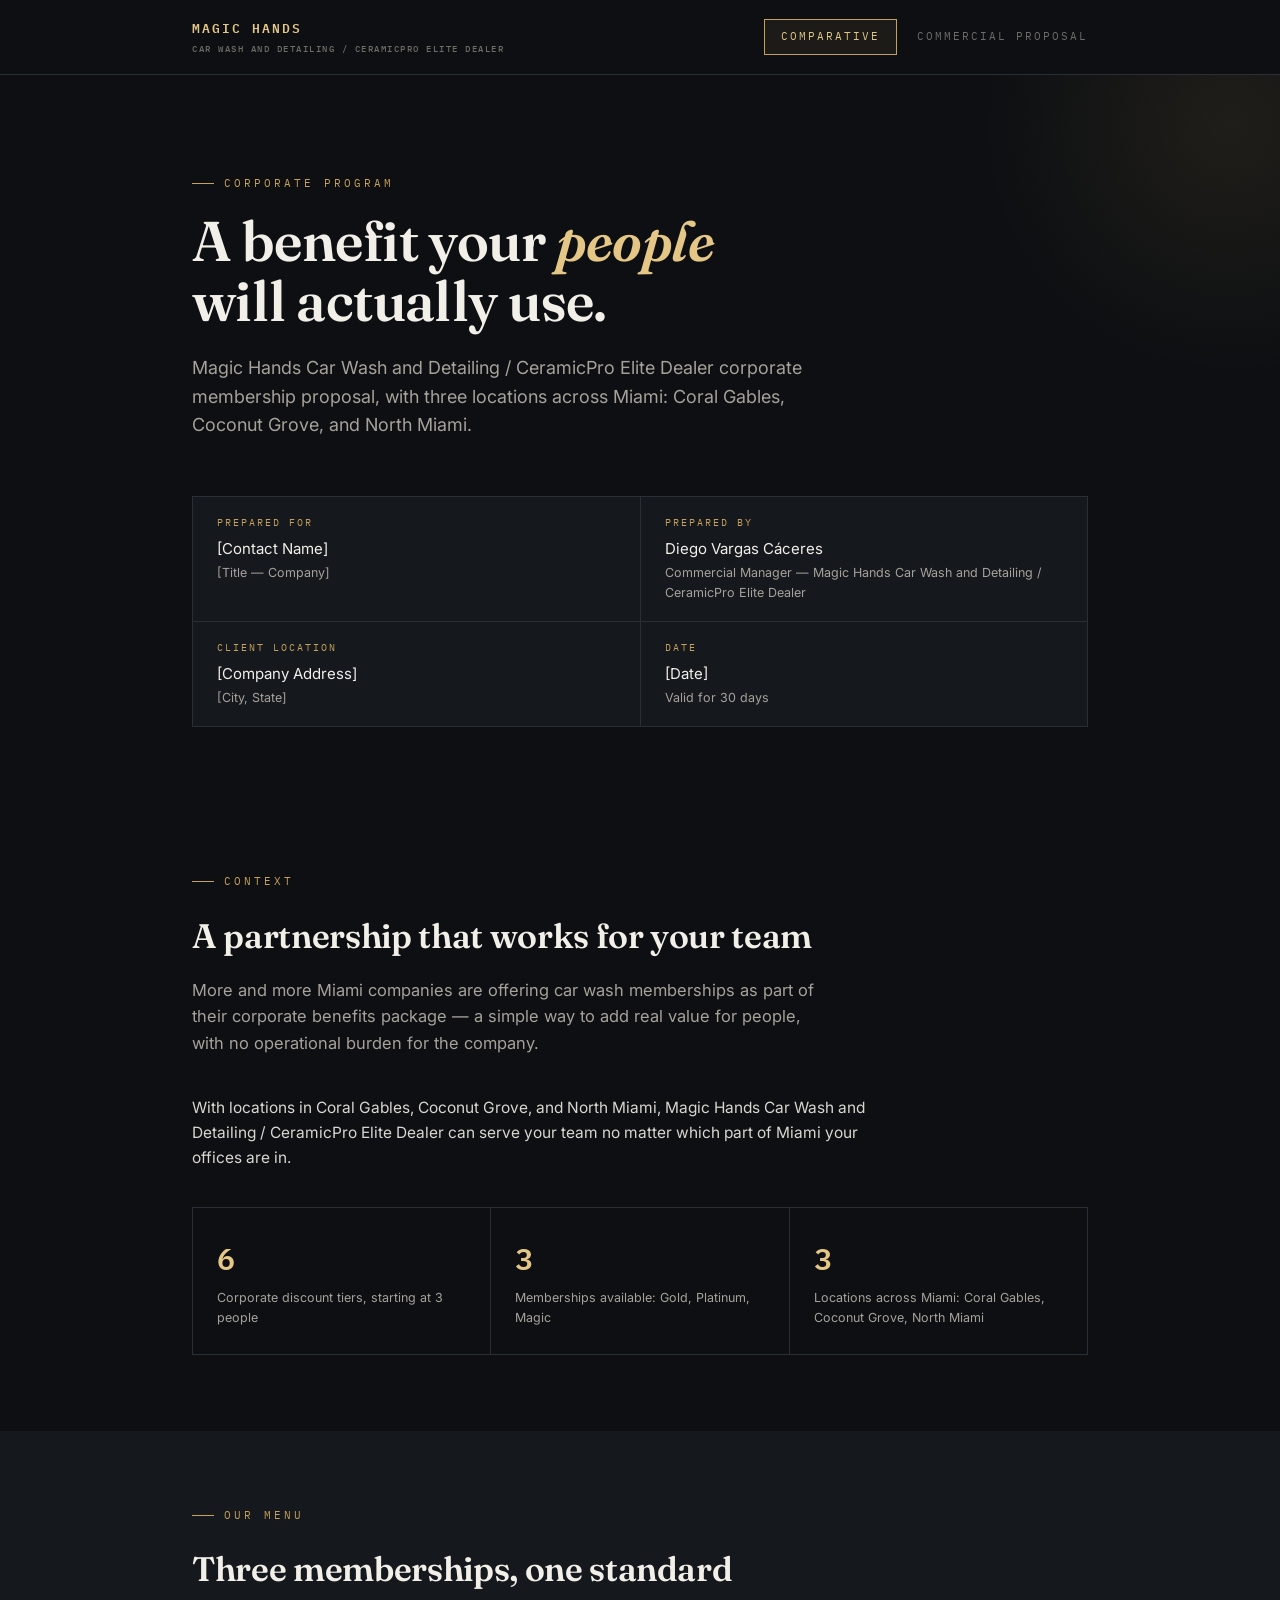
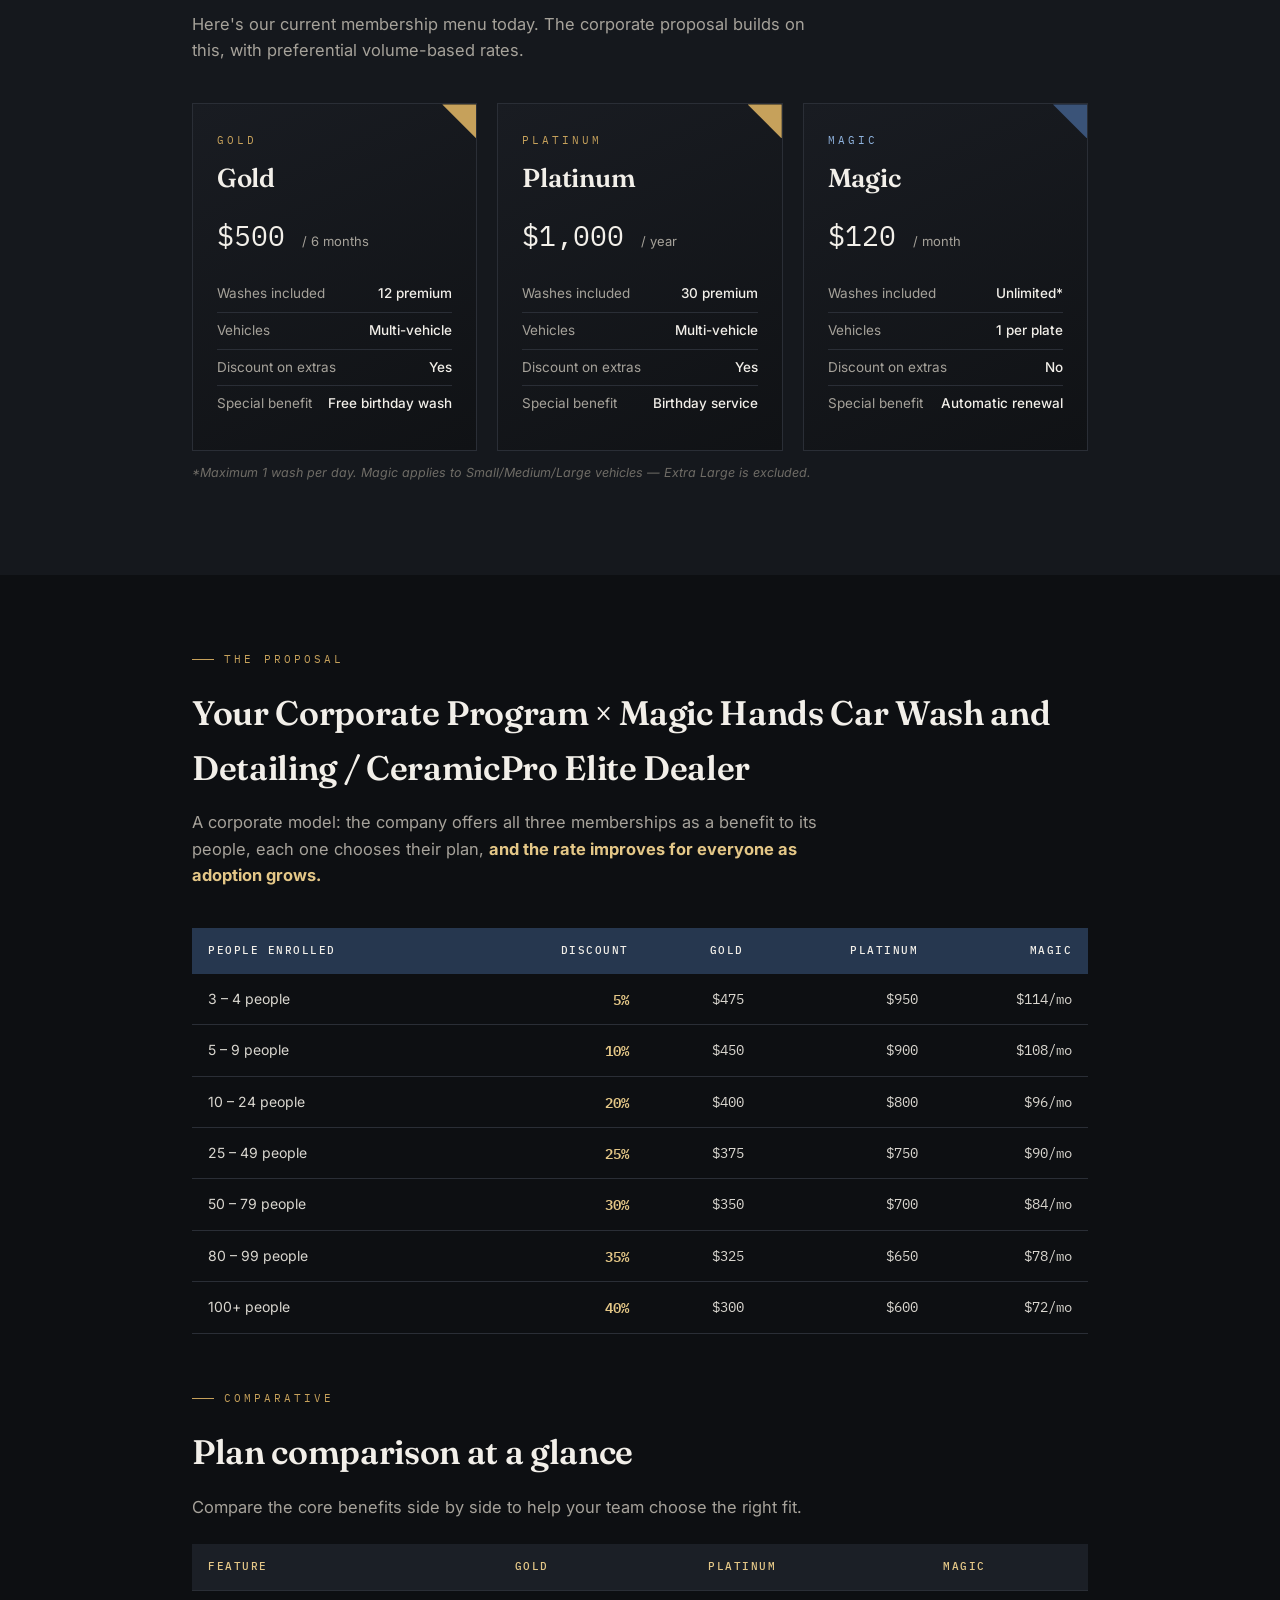
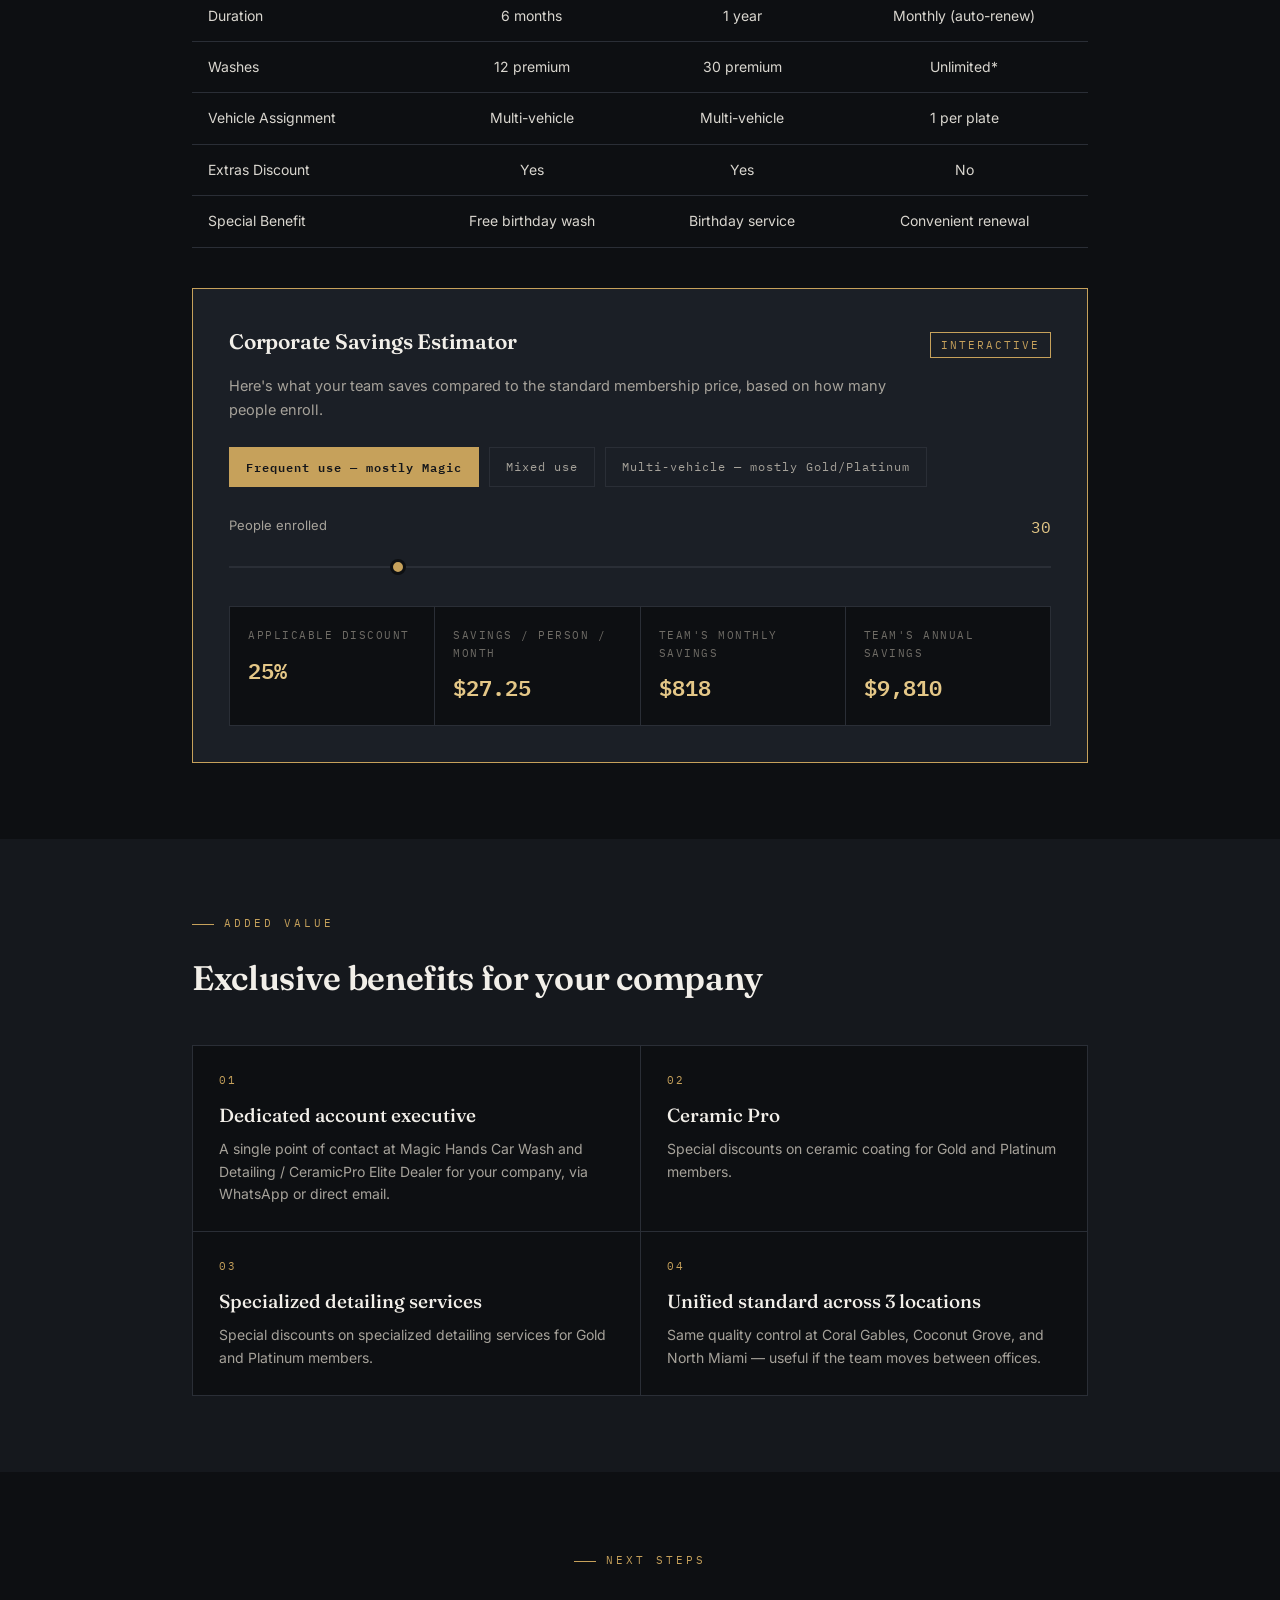
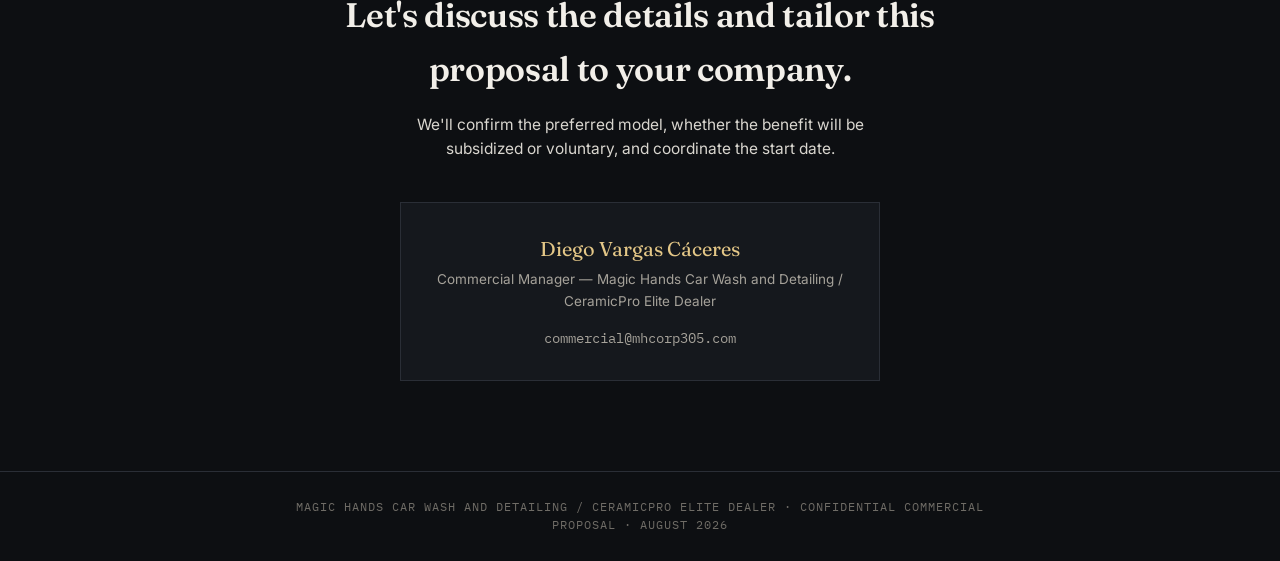
<file: index.html>
<!DOCTYPE html>
<html lang="en">
<head>
<meta charset="UTF-8">
<meta name="viewport" content="width=device-width, initial-scale=1.0">
<title>Magic Hands — Corporate Proposal</title>
<link rel="preconnect" href="https://fonts.googleapis.com">
<link rel="preconnect" href="https://fonts.gstatic.com" crossorigin>
<link href="https://fonts.googleapis.com/css2?family=Fraunces:opsz,wght@9..144,400;9..144,500;9..144,600;9..144,700&family=Inter:wght@400;500;600;700&family=IBM+Plex+Mono:wght@400;500;600&display=swap" rel="stylesheet">
<style>
  :root{
    --bg:#0D0F12;
    --panel:#15181D;
    --panel-2:#1B1F26;
    --line:#2A2E36;
    --gold:#C6A15B;
    --gold-bright:#E4C787;
    --navy:#26374F;
    --navy-bright:#3A5378;
    --text:#F2EFE9;
    --text-dim:#A6A29A;
    --text-faint:#6F6C66;
    --serif:'Fraunces', Georgia, serif;
    --sans:'Inter', -apple-system, sans-serif;
    --mono:'IBM Plex Mono', monospace;
  }
  *{box-sizing:border-box; margin:0; padding:0;}
  html{scroll-behavior:smooth;}
  body{
    background:var(--bg);
    color:var(--text);
    font-family:var(--sans);
    line-height:1.6;
    -webkit-font-smoothing:antialiased;
  }
  .wrap{max-width:960px; margin:0 auto; padding:0 32px;}
  ::selection{background:var(--gold); color:#0D0F12;}

  a{color:var(--gold-bright);}

  /* Eyebrow / labels */
  .eyebrow{
    font-family:var(--mono);
    font-size:11px;
    letter-spacing:3px;
    text-transform:uppercase;
    color:var(--gold);
    display:flex;
    align-items:center;
    gap:10px;
    margin-bottom:18px;
  }
  .eyebrow::before{
    content:'';
    width:22px; height:1px;
    background:var(--gold);
    display:inline-block;
  }

  h1,h2,h3{font-family:var(--serif); font-weight:600; letter-spacing:-0.01em;}

  /* ---------- HEADER STRIP ---------- */
  .topstrip{
    border-bottom:1px solid var(--line);
    padding:18px 0;
  }
  .topstrip .wrap{display:flex; justify-content:space-between; align-items:center;}
  .brand{font-family:var(--mono); font-size:13px; letter-spacing:2px; color:var(--text-dim);}
  .brand b{color:var(--gold-bright); font-weight:600;}
  .brand-tag{display:block; font-size:9px; letter-spacing:1.5px; color:var(--text-faint); font-weight:500; margin-top:2px;}
  
  .top-right{display:flex; align-items:center; gap:20px;}
  
  /* Botón de Comparative con estilo */
  .btn-comparative{
    font-family:var(--mono);
    font-size:11px;
    letter-spacing:2px;
    text-transform:uppercase;
    color:var(--gold-bright);
    background:rgba(198,161,91,0.08);
    border:1px solid var(--gold);
    padding:8px 16px;
    text-decoration:none;
    transition:all .2s ease;
  }
  .btn-comparative:hover{
    background:var(--gold);
    color:#0D0F12;
  }

  .confidential{font-family:var(--mono); font-size:11px; letter-spacing:2px; color:var(--text-faint); text-transform:uppercase;}

  /* ---------- HERO ---------- */
  .hero{padding:100px 0 70px; position:relative; overflow:hidden;}
  .hero::before{
    content:'';
    position:absolute; top:-200px; right:-200px;
    width:500px; height:500px;
    background:radial-gradient(circle, rgba(198,161,91,0.10) 0%, transparent 70%);
    pointer-events:none;
  }
  .hero h1{
    font-size:56px;
    line-height:1.08;
    max-width:820px;
    color:var(--text);
    opacity:0; transform:translateY(16px);
    animation:riseIn 0.8s ease forwards 0.15s;
  }
  .hero h1 em{font-style:italic; color:var(--gold-bright);}
  .hero .sub{
    margin-top:22px; font-size:18px; color:var(--text-dim); max-width:620px;
    opacity:0; transform:translateY(16px);
    animation:riseIn 0.8s ease forwards 0.35s;
  }

  @keyframes riseIn{ to{opacity:1; transform:translateY(0);} }

  /* Term sheet header block */
  .termblock{
    margin-top:56px;
    border:1px solid var(--line);
    background:var(--panel);
    opacity:0; transform:translateY(16px);
    animation:riseIn 0.8s ease forwards 0.55s;
  }
  .termrow{
    display:grid;
    grid-template-columns:1fr 1fr;
  }
  .termrow + .termrow{border-top:1px solid var(--line);}
  .termcell{padding:18px 24px; border-left:1px solid var(--line);}
  .termcell:first-child{border-left:none;}
  .termcell .k{font-family:var(--mono); font-size:10px; letter-spacing:2px; text-transform:uppercase; color:var(--gold); margin-bottom:6px;}
  .termcell .v{font-size:15px; color:var(--text);}
  .termcell .v .sm{display:block; font-size:12.5px; color:var(--text-dim); margin-top:2px;}

  /* ---------- SECTIONS ---------- */
  section{padding:76px 0;}
  section.alt{background:var(--panel);}
  .section-head{margin-bottom:40px;}
  .section-head h2{font-size:34px; color:var(--text);}
  .section-head p.lede{margin-top:14px; font-size:16.5px; color:var(--text-dim); max-width:640px;}

  p{color:#D9D6CF; font-size:15.5px; max-width:700px; margin-bottom:16px;}
  ul.plain{list-style:none; margin:20px 0;}
  ul.plain li{
    position:relative; padding-left:26px; margin-bottom:14px;
    color:#D9D6CF; font-size:15.5px; max-width:700px;
  }
  ul.plain li::before{
    content:'—';
    position:absolute; left:0; color:var(--gold);
  }

  /* ---------- CONTEXT NUMBERS ---------- */
  .stat-row{display:grid; grid-template-columns:repeat(3,1fr); gap:1px; background:var(--line); margin-top:36px; border:1px solid var(--line);}
  .stat{background:var(--bg); padding:26px 24px;}
  .stat .num{font-family:var(--mono); font-size:30px; color:var(--gold-bright); font-weight:600;}
  .stat .lbl{font-size:12.5px; color:var(--text-dim); margin-top:6px;}

  /* ---------- MEMBERSHIP CARDS ---------- */
  .cards{display:grid; grid-template-columns:repeat(3,1fr); gap:20px; margin-top:36px;}
  .mcard{
    background:linear-gradient(155deg, #191C22, #101215);
    border:1px solid var(--line);
    padding:28px 24px;
    position:relative;
    transition:transform .25s ease, border-color .25s ease;
  }
  .mcard:hover{transform:translateY(-4px); border-color:var(--gold);}
  .mcard .corner{
    position:absolute; top:0; right:0; width:34px; height:34px;
    background:var(--gold);
    clip-path:polygon(100% 0, 0 0, 100% 100%);
  }
  .mcard.magic .corner{background:var(--navy-bright);}
  .mcard .tier{font-family:var(--mono); font-size:11px; letter-spacing:3px; color:var(--gold); text-transform:uppercase;}
  .mcard.magic .tier{color:#8FB3DE;}
  .mcard h3{font-size:26px; margin-top:8px; color:var(--text);}
  .mcard .price{font-family:var(--mono); font-size:28px; color:var(--text); margin-top:14px;}
  .mcard .price span{font-size:13px; color:var(--text-dim); font-family:var(--sans);}
  .mcard .feats{margin-top:18px; list-style:none;}
  .mcard .feats li{
    font-size:13.5px; color:var(--text-dim); padding:7px 0;
    border-top:1px solid var(--line);
    display:flex; justify-content:space-between; gap:12px;
  }
  .mcard .feats li:first-child{border-top:none;}
  .mcard .feats li b{color:var(--text); font-weight:500; text-align:right;}

  /* ---------- RATE TABLE ---------- */
  .ratetable{width:100%; border-collapse:collapse; margin-top:8px; font-size:14px;}
  .ratetable th{
    font-family:var(--mono); font-size:11px; letter-spacing:1.5px; text-transform:uppercase;
    background:var(--navy); color:var(--text); text-align:left; padding:14px 16px; font-weight:500;
  }
  .ratetable th.num, .ratetable td.num{text-align:right; font-family:var(--mono);}
  .ratetable td{padding:14px 16px; border-bottom:1px solid var(--line); color:#D9D6CF;}
  .ratetable tr:last-child td{border-bottom:1px solid var(--line);}
  .ratetable tbody tr:hover{background:rgba(198,161,91,0.06);}
  .ratetable .pct{color:var(--gold-bright); font-weight:600;}
  .footnote{font-size:12.5px; color:var(--text-faint); margin-top:12px; font-style:italic;}

  /* ---------- COMPARATIVE TABLE ---------- */
  .comparative-table{width:100%; border-collapse:collapse; margin-top:24px; font-size:14px;}
  .comparative-table th{
    font-family:var(--mono); font-size:11px; letter-spacing:1.5px; text-transform:uppercase;
    background:var(--panel-2); color:var(--gold-bright); text-align:left; padding:14px 16px; font-weight:500; border-bottom:1px solid var(--line);
  }
  .comparative-table td{padding:14px 16px; border-bottom:1px solid var(--line); color:#D9D6CF;}
  .comparative-table tr:hover{background:rgba(198,161,91,0.04);}
  .comparative-table td:not(:first-child), .comparative-table th:not(:first-child){text-align:center;}

  /* ---------- CALCULATOR ---------- */
  .calc{
    margin-top:40px;
    border:1px solid var(--gold);
    background:var(--panel-2);
    padding:36px;
  }
  .calc-head{display:flex; justify-content:space-between; align-items:baseline; flex-wrap:wrap; gap:10px; margin-bottom:26px;}
  .calc-head h3{font-size:21px; color:var(--text);}
  .calc-head .tag{font-family:var(--mono); font-size:10.5px; letter-spacing:2px; color:var(--gold); text-transform:uppercase; border:1px solid var(--gold); padding:4px 10px;}

  .mix-toggle{display:flex; gap:10px; margin-bottom:28px; flex-wrap:wrap;}
  .mix-btn{
    font-family:var(--mono); font-size:12px; letter-spacing:1px;
    background:transparent; border:1px solid var(--line); color:var(--text-dim);
    padding:9px 16px; cursor:pointer; transition:all .2s ease;
  }
  .mix-btn:hover{border-color:var(--gold);}
  .mix-btn.active{background:var(--gold); border-color:var(--gold); color:#14161A; font-weight:600;}

  .slider-row{margin-bottom:8px;}
  .slider-row label{display:flex; justify-content:space-between; font-size:13px; color:var(--text-dim); margin-bottom:10px;}
  .slider-row label .val{font-family:var(--mono); color:var(--gold-bright); font-size:16px;}
  input[type=range]{
    -webkit-appearance:none; width:100%; height:2px; background:var(--line); outline:none;
  }
  input[type=range]::-webkit-slider-thumb{
    -webkit-appearance:none; width:16px; height:16px; border-radius:50%;
    background:var(--gold); cursor:pointer; border:3px solid #0D0F12;
  }
  input[type=range]::-moz-range-thumb{
    width:16px; height:16px; border-radius:50%; background:var(--gold); cursor:pointer; border:3px solid #0D0F12;
  }

  .calc-results{
    display:grid; grid-template-columns:repeat(4,1fr); gap:1px;
    background:var(--line); margin-top:30px; border:1px solid var(--line);
  }
  .calc-results .r{background:var(--bg); padding:20px 18px;}
  .calc-results .r .k{font-size:11px; letter-spacing:1.5px; text-transform:uppercase; color:var(--text-faint); font-family:var(--mono);}
  .calc-results .r .v{font-family:var(--mono); font-size:22px; color:var(--gold-bright); margin-top:8px; font-weight:600;}
  .calc-results .r .v small{font-size:12px; color:var(--text-dim); font-family:var(--sans); font-weight:400;}

  /* ---------- BENEFITS GRID ---------- */
  .bgrid{display:grid; grid-template-columns:1fr 1fr; gap:1px; background:var(--line); margin-top:36px; border:1px solid var(--line);}
  .bitem{background:var(--bg); padding:26px 26px;}
  .bitem .n{font-family:var(--mono); font-size:11px; color:var(--gold); letter-spacing:2px;}
  .bitem h4{font-family:var(--serif); font-size:19px; margin-top:10px; color:var(--text); font-weight:500;}
  .bitem p{font-size:14px; margin-top:8px; margin-bottom:0; color:var(--text-dim);}

  /* ---------- CTA / FOOTER ---------- */
  .cta{
    padding:80px 0 90px;
    text-align:center;
  }
  .cta h2{font-size:34px; max-width:600px; margin:0 auto; color:var(--text);}
  .cta p.lede{margin:16px auto 0; max-width:520px; text-align:center;}
  .cta-box{
    margin:40px auto 0; max-width:480px;
    border:1px solid var(--line); background:var(--panel);
    padding:30px;
  }
  .cta-box .name{font-family:var(--serif); font-size:20px; color:var(--gold-bright);}
  .cta-box .role{font-size:13.5px; color:var(--text-dim); margin-top:4px;}
  .cta-box .contact{margin-top:16px; font-family:var(--mono); font-size:13.5px; color:var(--text-dim);}

  footer{border-top:1px solid var(--line); padding:26px 0; text-align:center;}
  footer p{font-size:11.5px; color:var(--text-faint); margin:0 auto; text-align:center; font-family:var(--mono); letter-spacing:1px;}

  .reveal{opacity:1; transform:translateY(0);}
  .reveal.pre{opacity:0; transform:translateY(20px); transition:opacity .7s ease, transform .7s ease;}
  .reveal.pre.in{opacity:1; transform:translateY(0);}

  @media (max-width:760px){
    .wrap{padding:0 20px;}
    .hero h1{font-size:36px;}
    .termrow{grid-template-columns:1fr;}
    .termcell{border-left:none; border-top:1px solid var(--line);}
    .termcell:first-child{border-top:none;}
    .cards{grid-template-columns:1fr;}
    .stat-row{grid-template-columns:1fr;}
    .bgrid{grid-template-columns:1fr;}
    .calc-results{grid-template-columns:1fr 1fr;}
    .ratetable{font-size:12.5px;}
    .ratetable th, .ratetable td{padding:10px 8px;}
  }
</style>
</head>
<body>

<div class="topstrip">
  <div class="wrap">
    <div class="brand"><b>MAGIC HANDS</b><span class="brand-tag">CAR WASH AND DETAILING / CERAMICPRO ELITE DEALER</span></div>
    
    <!-- Botón con estilo al lado de Commercial Proposal -->
    <div class="top-right">
      <a href="comparativo.html" class="btn-comparative">Comparative</a>
      <div class="confidential">Commercial Proposal</div>
    </div>
  </div>
</div>

<header class="hero">
  <div class="wrap">
    <div class="eyebrow">Corporate Program</div>
    <h1>A benefit your <em>people</em><br>will actually use.</h1>
    <p class="sub">Magic Hands Car Wash and Detailing / CeramicPro Elite Dealer corporate membership proposal, with three locations across Miami: Coral Gables, Coconut Grove, and North Miami.</p>

    <div class="termblock">
      <div class="termrow">
        <div class="termcell">
          <div class="k">Prepared for</div>
          <div class="v">[Contact Name]<span class="sm">[Title — Company]</span></div>
        </div>
        <div class="termcell">
          <div class="k">Prepared by</div>
          <div class="v">Diego Vargas Cáceres<span class="sm">Commercial Manager — Magic Hands Car Wash and Detailing / CeramicPro Elite Dealer</span></div>
        </div>
      </div>
      <div class="termrow">
        <div class="termcell">
          <div class="k">Client location</div>
          <div class="v">[Company Address]<span class="sm">[City, State]</span></div>
        </div>
        <div class="termcell">
          <div class="k">Date</div>
          <div class="v">[Date]<span class="sm">Valid for 30 days</span></div>
        </div>
      </div>
    </div>
  </div>
</header>

<section class="reveal">
  <div class="wrap">
    <div class="section-head">
      <div class="eyebrow">Context</div>
      <h2>A partnership that works for your team</h2>
      <p class="lede">More and more Miami companies are offering car wash memberships as part of their corporate benefits package — a simple way to add real value for people, with no operational burden for the company.</p>
    </div>
    <p>With locations in Coral Gables, Coconut Grove, and North Miami, Magic Hands Car Wash and Detailing / CeramicPro Elite Dealer can serve your team no matter which part of Miami your offices are in.</p>
    <div class="stat-row">
      <div class="stat"><div class="num">6</div><div class="lbl">Corporate discount tiers, starting at 3 people</div></div>
      <div class="stat"><div class="num">3</div><div class="lbl">Memberships available: Gold, Platinum, Magic</div></div>
      <div class="stat"><div class="num">3</div><div class="lbl">Locations across Miami: Coral Gables, Coconut Grove, North Miami</div></div>
    </div>
  </div>
</section>

<section class="alt reveal">
  <div class="wrap">
    <div class="section-head">
      <div class="eyebrow">Our menu</div>
      <h2>Three memberships, one standard</h2>
      <p class="lede">Here's our current membership menu today. The corporate proposal builds on this, with preferential volume-based rates.</p>
    </div>
    <div class="cards">
      <div class="mcard"><div class="corner"></div>
        <div class="tier">Gold</div>
        <h3>Gold</h3>
        <div class="price">$500 <span>/ 6 months</span></div>
        <ul class="feats">
          <li>Washes included <b>12 premium</b></li>
          <li>Vehicles <b>Multi-vehicle</b></li>
          <li>Discount on extras <b>Yes</b></li>
          <li>Special benefit <b>Free birthday wash</b></li>
        </ul>
      </div>
      <div class="mcard"><div class="corner"></div>
        <div class="tier">Platinum</div>
        <h3>Platinum</h3>
        <div class="price">$1,000 <span>/ year</span></div>
        <ul class="feats">
          <li>Washes included <b>30 premium</b></li>
          <li>Vehicles <b>Multi-vehicle</b></li>
          <li>Discount on extras <b>Yes</b></li>
          <li>Special benefit <b>Birthday service</b></li>
        </ul>
      </div>
      <div class="mcard magic"><div class="corner"></div>
        <div class="tier">Magic</div>
        <h3>Magic</h3>
        <div class="price">$120 <span>/ month</span></div>
        <ul class="feats">
          <li>Washes included <b>Unlimited*</b></li>
          <li>Vehicles <b>1 per plate</b></li>
          <li>Discount on extras <b>No</b></li>
          <li>Special benefit <b>Automatic renewal</b></li>
        </ul>
      </div>
    </div>
    <p class="footnote">*Maximum 1 wash per day. Magic applies to Small/Medium/Large vehicles — Extra Large is excluded.</p>
  </div>
</section>

<section class="reveal">
  <div class="wrap">
    <div class="section-head">
      <div class="eyebrow">The proposal</div>
      <h2>Your Corporate Program × Magic Hands Car Wash and Detailing / CeramicPro Elite Dealer</h2>
      <p class="lede">A corporate model: the company offers all three memberships as a benefit to its people, each one chooses their plan, <strong style="color:var(--gold-bright);">and the rate improves for everyone as adoption grows.</strong></p>
    </div>

    <table class="ratetable">
      <thead>
        <tr>
          <th>People enrolled</th>
          <th class="num">Discount</th>
          <th class="num">Gold</th>
          <th class="num">Platinum</th>
          <th class="num">Magic</th>
        </tr>
      </thead>
      <tbody>
        <tr><td>3 – 4 people</td><td class="num pct">5%</td><td class="num">$475</td><td class="num">$950</td><td class="num">$114/mo</td></tr>
        <tr><td>5 – 9 people</td><td class="num pct">10%</td><td class="num">$450</td><td class="num">$900</td><td class="num">$108/mo</td></tr>
        <tr><td>10 – 24 people</td><td class="num pct">20%</td><td class="num">$400</td><td class="num">$800</td><td class="num">$96/mo</td></tr>
        <tr><td>25 – 49 people</td><td class="num pct">25%</td><td class="num">$375</td><td class="num">$750</td><td class="num">$90/mo</td></tr>
        <tr><td>50 – 79 people</td><td class="num pct">30%</td><td class="num">$350</td><td class="num">$700</td><td class="num">$84/mo</td></tr>
        <tr><td>80 – 99 people</td><td class="num pct">35%</td><td class="num">$325</td><td class="num">$650</td><td class="num">$78/mo</td></tr>
        <tr><td>100+ people</td><td class="num pct">40%</td><td class="num">$300</td><td class="num">$600</td><td class="num">$72/mo</td></tr>
      </tbody>
    </table>

    <!-- COMPARATIVE SECTION -->
    <div id="comparative" style="margin-top:56px;">
      <div class="section-head" style="margin-bottom:24px;">
        <div class="eyebrow">Comparative</div>
        <h2>Plan comparison at a glance</h2>
        <p class="lede">Compare the core benefits side by side to help your team choose the right fit.</p>
      </div>
      <table class="comparative-table">
        <thead>
          <tr>
            <th>Feature</th>
            <th>Gold</th>
            <th>Platinum</th>
            <th>Magic</th>
          </tr>
        </thead>
        <tbody>
          <tr>
            <td>Duration</td>
            <td>6 months</td>
            <td>1 year</td>
            <td>Monthly (auto-renew)</td>
          </tr>
          <tr>
            <td>Washes</td>
            <td>12 premium</td>
            <td>30 premium</td>
            <td>Unlimited*</td>
          </tr>
          <tr>
            <td>Vehicle Assignment</td>
            <td>Multi-vehicle</td>
            <td>Multi-vehicle</td>
            <td>1 per plate</td>
          </tr>
          <tr>
            <td>Extras Discount</td>
            <td>Yes</td>
            <td>Yes</td>
            <td>No</td>
          </tr>
          <tr>
            <td>Special Benefit</td>
            <td>Free birthday wash</td>
            <td>Birthday service</td>
            <td>Convenient renewal</td>
          </tr>
        </tbody>
      </table>
    </div>

    <!-- CALCULATOR SECTION -->
    <div id="calculator" class="calc">
      <div class="calc-head">
        <h3>Corporate Savings Estimator</h3>
        <div class="tag">Interactive</div>
      </div>
      <p style="font-size:14.5px; color:var(--text-dim); margin-top:-10px; margin-bottom:26px;">Here's what your team saves compared to the standard membership price, based on how many people enroll.</p>

      <div class="mix-toggle">
        <button class="mix-btn active" data-mix="frecuente" data-mg="0.70" data-m="0.20" data-p="0.10">Frequent use — mostly Magic</button>
        <button class="mix-btn" data-mix="mixto" data-mg="0.50" data-m="0.30" data-p="0.20">Mixed use</button>
        <button class="mix-btn" data-mix="multivehiculo" data-mg="0.20" data-m="0.40" data-p="0.40">Multi-vehicle — mostly Gold/Platinum</button>
      </div>

      <div class="slider-row">
        <label>People enrolled <span class="val" id="empVal">30</span></label>
        <input type="range" id="empSlider" min="0" max="150" value="30" step="1">
      </div>

      <div class="calc-results">
        <div class="r"><div class="k">Applicable discount</div><div class="v" id="svDiscount">—</div></div>
        <div class="r"><div class="k">Savings / person / month</div><div class="v" id="svAvg">—</div></div>
        <div class="r"><div class="k">Team's monthly savings</div><div class="v" id="svMonthly">—</div></div>
        <div class="r"><div class="k">Team's annual savings</div><div class="v" id="svAnnual">—</div></div>
      </div>
    </div>
  </div>
</section>

<section class="alt reveal">
  <div class="wrap">
    <div class="section-head">
      <div class="eyebrow">Added value</div>
      <h2>Exclusive benefits for your company</h2>
    </div>
    <div class="bgrid">
      <div class="bitem"><div class="n">01</div><h4>Dedicated account executive</h4><p>A single point of contact at Magic Hands Car Wash and Detailing / CeramicPro Elite Dealer for your company, via WhatsApp or direct email.</p></div>
      <div class="bitem"><div class="n">02</div><h4>Ceramic Pro</h4><p>Special discounts on ceramic coating for Gold and Platinum members.</p></div>
      <div class="bitem"><div class="n">03</div><h4>Specialized detailing services</h4><p>Special discounts on specialized detailing services for Gold and Platinum members.</p></div>
      <div class="bitem"><div class="n">04</div><h4>Unified standard across 3 locations</h4><p>Same quality control at Coral Gables, Coconut Grove, and North Miami — useful if the team moves between offices.</p></div>
    </div>
  </div>
</section>

<section class="cta reveal">
  <div class="wrap">
    <div class="eyebrow" style="justify-content:center;">Next steps</div>
    <h2>Let's discuss the details and tailor this proposal to your company.</h2>
    <p class="lede">We'll confirm the preferred model, whether the benefit will be subsidized or voluntary, and coordinate the start date.</p>
    <div class="cta-box">
      <div class="name">Diego Vargas Cáceres</div>
      <div class="role">Commercial Manager — Magic Hands Car Wash and Detailing / CeramicPro Elite Dealer</div>
      <div class="contact">commercial@mhcorp305.com</div>
    </div>
  </div>
</section>

<footer>
  <p>MAGIC HANDS CAR WASH AND DETAILING / CERAMICPRO ELITE DEALER · CONFIDENTIAL COMMERCIAL PROPOSAL · AUGUST 2026</p>
</footer>

<script>
  if('IntersectionObserver' in window){
    const revealEls = document.querySelectorAll('.reveal');
    revealEls.forEach(el => el.classList.add('pre'));
    const io = new IntersectionObserver((entries) => {
      entries.forEach(e => { if(e.isIntersecting){ e.target.classList.add('in'); io.unobserve(e.target); } });
    }, {threshold:0.12});
    revealEls.forEach(el => io.observe(el));
  }

  const empSlider = document.getElementById('empSlider');
  const empVal = document.getElementById('empVal');
  const mixBtns = document.querySelectorAll('.mix-btn');
  let mix = {mg:0.70, g:0.20, p:0.10};

  function tierFor(n){
    if(n >= 100) return 0.40;
    if(n >= 80) return 0.35;
    if(n >= 50) return 0.30;
    if(n >= 25) return 0.25;
    if(n >= 10) return 0.20;
    if(n >= 5) return 0.10;
    if(n >= 3) return 0.05;
    return 0;
  }

  function fmt(n, decimals = 0){
    const r = decimals > 0 ? n.toFixed(decimals) : Math.round(n);
    const parts = r.toString().split('.');
    parts[0] = parts[0].replace(/\B(?=(\d{3})+(?!\d))/g, ',');
    return '$' + parts.join('.');
  }

  function recalc(){
    const n = parseInt(empSlider.value, 10);
    empVal.textContent = n;
    const d = tierFor(n);

    const goldStd = 500 / 6;
    const platStd = 1000 / 12;
    const magicStd = 120;

    const goldSavings = goldStd * d;
    const platSavings = platStd * d;
    const magicSavings = magicStd * d;

    const avgSavingsPerEmployee = (mix.mg * magicSavings) + (mix.g * goldSavings) + (mix.p * platSavings);
    const monthlyTotal = n * avgSavingsPerEmployee;
    const annualTotal = monthlyTotal * 12;

    document.getElementById('svDiscount').textContent = (d*100).toFixed(0) + '%';
    document.getElementById('svAvg').textContent = fmt(avgSavingsPerEmployee, 2);
    document.getElementById('svMonthly').textContent = fmt(monthlyTotal);
    document.getElementById('svAnnual').textContent = fmt(annualTotal);
  }

  empSlider.addEventListener('input', recalc);

  mixBtns.forEach(btn => {
    btn.addEventListener('click', () => {
      mixBtns.forEach(b => b.classList.remove('active'));
      btn.classList.add('active');
      mix = { mg: parseFloat(btn.dataset.mg), g: parseFloat(btn.dataset.m), p: parseFloat(btn.dataset.p) };
      recalc();
    });
  });

  recalc();
</script>

</body>
</html>
</file>
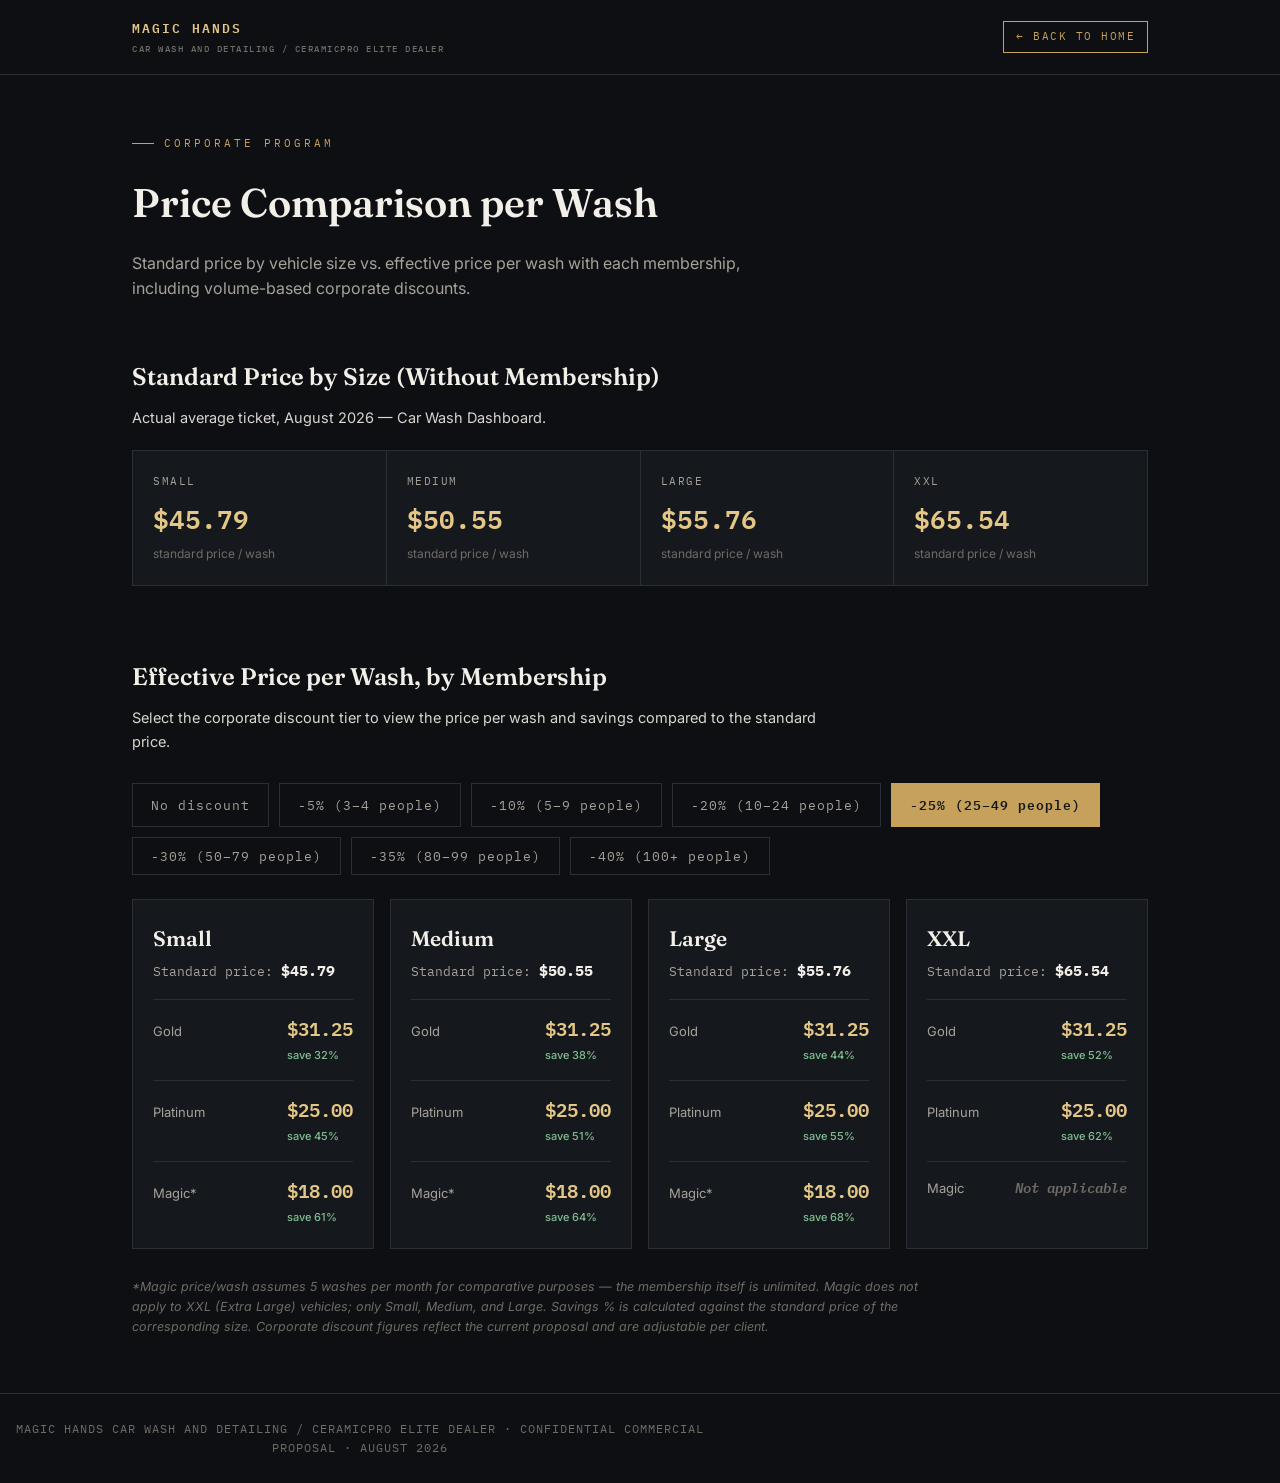
<file: comparativo.html>
<!DOCTYPE html>
<html lang="en">
<head>
<meta charset="UTF-8">
<meta name="viewport" content="width=device-width, initial-scale=1.0">
<title>Magic Hands — Price Comparison per Wash</title>
<link rel="preconnect" href="https://fonts.googleapis.com">
<link rel="preconnect" href="https://fonts.gstatic.com" crossorigin>
<link href="https://fonts.googleapis.com/css2?family=Fraunces:opsz,wght@9..144,400;9..144,500;9..144,600;9..144,700&family=Inter:wght@400;500;600;700&family=IBM+Plex+Mono:wght@400;500;600&display=swap" rel="stylesheet">
<style>
  :root{
    --bg:#0D0F12;
    --panel:#15181D;
    --panel-2:#1B1F26;
    --line:#2A2E36;
    --gold:#C6A15B;
    --gold-bright:#E4C787;
    --navy:#26374F;
    --navy-bright:#3A5378;
    --text:#F2EFE9;
    --text-dim:#A6A29A;
    --text-faint:#6F6C66;
    --serif:'Fraunces', Georgia, serif;
    --sans:'Inter', -apple-system, sans-serif;
    --mono:'IBM Plex Mono', monospace;
  }
  *{box-sizing:border-box; margin:0; padding:0;}
  body{
    background:var(--bg);
    color:var(--text);
    font-family:var(--sans);
    line-height:1.6;
    -webkit-font-smoothing:antialiased;
  }
  .wrap{max-width:1080px; margin:0 auto; padding:0 32px;}
  ::selection{background:var(--gold); color:#0D0F12;}

  .topstrip{border-bottom:1px solid var(--line); padding:18px 0;}
  .topstrip .wrap{display:flex; justify-content:space-between; align-items:center;}
  .brand{font-family:var(--mono); font-size:13px; letter-spacing:2px; color:var(--text-dim);}
  .brand b{color:var(--gold-bright); font-weight:600;}
  .brand-tag{display:block; font-size:9px; letter-spacing:1.5px; color:var(--text-faint); font-weight:500; margin-top:2px;}
  
  .nav-link{
    font-family:var(--mono);
    font-size:11px;
    letter-spacing:1.5px;
    color:var(--gold);
    border:1px solid var(--gold);
    padding:6px 12px;
    text-decoration:none;
    transition:all 0.2s;
  }
  .nav-link:hover{
    background:var(--gold);
    color:var(--bg);
  }

  header{padding:60px 0 20px;}
  .eyebrow{
    font-family:var(--mono); font-size:11px; letter-spacing:3px; text-transform:uppercase;
    color:var(--gold); display:flex; align-items:center; gap:10px; margin-bottom:18px;
  }
  .eyebrow::before{content:''; width:22px; height:1px; background:var(--gold); display:inline-block;}
  h1{font-family:var(--serif); font-weight:600; font-size:40px; color:var(--text); max-width:760px;}
  .sub{margin-top:16px; font-size:16px; color:var(--text-dim); max-width:640px;}

  section{padding:36px 0;}
  h2{font-family:var(--serif); font-weight:600; font-size:24px; color:var(--text); margin-bottom:10px;}
  p{color:#D9D6CF; font-size:14.5px; max-width:720px;}

  .base-row{display:grid; grid-template-columns:repeat(4,1fr); gap:1px; background:var(--line); border:1px solid var(--line); margin-top:20px;}
  .base-item{background:var(--panel); padding:22px 20px;}
  .base-item .lbl{font-family:var(--mono); font-size:11px; letter-spacing:1.5px; text-transform:uppercase; color:var(--text-dim);}
  .base-item .val{font-family:var(--mono); font-size:26px; color:var(--gold-bright); font-weight:600; margin-top:8px;}
  .base-item .sub2{font-size:12px; color:var(--text-faint); margin-top:4px;}

  .tier-toggle{display:flex; gap:10px; margin:30px 0 24px; flex-wrap:wrap;}
  .tier-btn{
    font-family:var(--mono); font-size:12.5px; letter-spacing:1px;
    background:transparent; border:1px solid var(--line); color:var(--text-dim);
    padding:10px 18px; cursor:pointer; transition:all .2s ease;
  }
  .tier-btn:hover{border-color:var(--gold);}
  .tier-btn.active{background:var(--gold); border-color:var(--gold); color:#14161A; font-weight:600;}

  .cards{display:grid; grid-template-columns:repeat(4,1fr); gap:16px; margin-top:10px;}
  .scard{background:var(--panel); border:1px solid var(--line); padding:22px 20px;}
  .scard .sizename{font-family:var(--serif); font-size:21px; color:var(--text); font-weight:600;}
  .scard .normal{font-family:var(--mono); font-size:13px; color:var(--text-dim); margin-top:4px;}
  .scard .normal b{color:var(--text); font-size:15px;}
  .row-mem{
    margin-top:16px; padding-top:14px; border-top:1px solid var(--line);
    display:flex; justify-content:space-between; align-items:baseline;
  }
  .row-mem .mname{font-size:13px; color:var(--text-dim);}
  .row-mem .mprice{font-family:var(--mono); font-size:19px; color:var(--gold-bright); font-weight:600;}
  .row-mem .mprice small{font-size:11px; color:#7FBF8F; font-family:var(--sans); font-weight:500; display:block; margin-top:2px;}
  .row-mem.na .mprice{color:var(--text-faint); font-size:14px; font-style:italic;}

  .footnote{font-size:12.5px; color:var(--text-faint); margin-top:28px; font-style:italic; max-width:800px;}

  footer{border-top:1px solid var(--line); padding:26px 0; text-align:center; margin-top:20px;}
  footer p{font-size:11.5px; color:var(--text-faint); font-family:var(--mono); letter-spacing:1px;}

  @media (max-width:760px){
    .wrap{padding:0 20px;}
    h1{font-size:28px;}
    .base-row{grid-template-columns:1fr 1fr;}
    .cards{grid-template-columns:1fr;}
  }
</style>
</head>
<body>

<div class="topstrip">
  <div class="wrap">
    <div class="brand"><b>MAGIC HANDS</b><span class="brand-tag">CAR WASH AND DETAILING / CERAMICPRO ELITE DEALER</span></div>
    <a href="index.html" class="nav-link">&larr; BACK TO HOME</a>
  </div>
</div>

<header>
  <div class="wrap">
    <div class="eyebrow">Corporate Program</div>
    <h1>Price Comparison per Wash</h1>
    <p class="sub">Standard price by vehicle size vs. effective price per wash with each membership, including volume-based corporate discounts.</p>
  </div>
</header>

<section>
  <div class="wrap">
    <h2>Standard Price by Size (Without Membership)</h2>
    <p>Actual average ticket, August 2026 — Car Wash Dashboard.</p>
    <div class="base-row" id="baseRow"></div>
  </div>
</section>

<section>
  <div class="wrap">
    <h2>Effective Price per Wash, by Membership</h2>
    <p>Select the corporate discount tier to view the price per wash and savings compared to the standard price.</p>

    <div class="tier-toggle" id="tierToggle">
      <button class="tier-btn" data-d="0">No discount</button>
      <button class="tier-btn" data-d="0.05">-5% (3–4 people)</button>
      <button class="tier-btn" data-d="0.10">-10% (5–9 people)</button>
      <button class="tier-btn" data-d="0.20">-20% (10–24 people)</button>
      <button class="tier-btn active" data-d="0.25">-25% (25–49 people)</button>
      <button class="tier-btn" data-d="0.30">-30% (50–79 people)</button>
      <button class="tier-btn" data-d="0.35">-35% (80–99 people)</button>
      <button class="tier-btn" data-d="0.40">-40% (100+ people)</button>
    </div>

    <div class="cards" id="cardsGrid"></div>

    <p class="footnote">*Magic price/wash assumes 5 washes per month for comparative purposes — the membership itself is unlimited. Magic does not apply to XXL (Extra Large) vehicles; only Small, Medium, and Large. Savings % is calculated against the standard price of the corresponding size. Corporate discount figures reflect the current proposal and are adjustable per client.</p>
  </div>
</section>

<footer>
  <p>MAGIC HANDS CAR WASH AND DETAILING / CERAMICPRO ELITE DEALER · CONFIDENTIAL COMMERCIAL PROPOSAL · AUGUST 2026</p>
</footer>

<script>
  const sizes = [
    { name: "Small",  normal: 45.79 },
    { name: "Medium", normal: 50.55 },
    { name: "Large",  normal: 55.76 },
    { name: "XXL",    normal: 65.54 },
  ];

  const memberships = {
    gold:     { label: "Gold",     base: 500 / 12 },
    platinum: { label: "Platinum", base: 1000 / 30 },
    magic:    { label: "Magic",    base: 120 / 5 },
  };

  function fmt(n){
    return '$' + n.toFixed(2);
  }

  function renderBaseRow(){
    const el = document.getElementById('baseRow');
    el.innerHTML = sizes.map(s => `
      <div class="base-item">
        <div class="lbl">${s.name}</div>
        <div class="val">${fmt(s.normal)}</div>
        <div class="sub2">standard price / wash</div>
      </div>
    `).join('');
  }

  function renderCards(discount){
    const grid = document.getElementById('cardsGrid');
    grid.innerHTML = sizes.map(s => {
      const goldPrice = memberships.gold.base * (1 - discount);
      const platPrice = memberships.platinum.base * (1 - discount);
      const goldSavings = ((s.normal - goldPrice) / s.normal) * 100;
      const platSavings = ((s.normal - platPrice) / s.normal) * 100;

      let magicRow;
      if (s.name === "XXL") {
        magicRow = `
          <div class="row-mem na">
            <div class="mname">Magic</div>
            <div class="mprice">Not applicable</div>
          </div>`;
      } else {
        const magicPrice = memberships.magic.base * (1 - discount);
        const magicSavings = ((s.normal - magicPrice) / s.normal) * 100;
        magicRow = `
          <div class="row-mem">
            <div class="mname">Magic*</div>
            <div class="mprice">${fmt(magicPrice)}<small>save ${magicSavings.toFixed(0)}%</small></div>
          </div>`;
      }

      return `
        <div class="scard">
          <div class="sizename">${s.name}</div>
          <div class="normal">Standard price: <b>${fmt(s.normal)}</b></div>
          <div class="row-mem">
            <div class="mname">Gold</div>
            <div class="mprice">${fmt(goldPrice)}<small>save ${goldSavings.toFixed(0)}%</small></div>
          </div>
          <div class="row-mem">
            <div class="mname">Platinum</div>
            <div class="mprice">${fmt(platPrice)}<small>save ${platSavings.toFixed(0)}%</small></div>
          </div>
          ${magicRow}
        </div>
      `;
    }).join('');
  }

  const tierBtns = document.querySelectorAll('.tier-btn');
  tierBtns.forEach(btn => {
    btn.addEventListener('click', () => {
      tierBtns.forEach(b => b.classList.remove('active'));
      btn.classList.add('active');
      renderCards(parseFloat(btn.dataset.d));
    });
  });

  renderBaseRow();
  renderCards(0.25);
</script>

</body>
</html>
</file>
